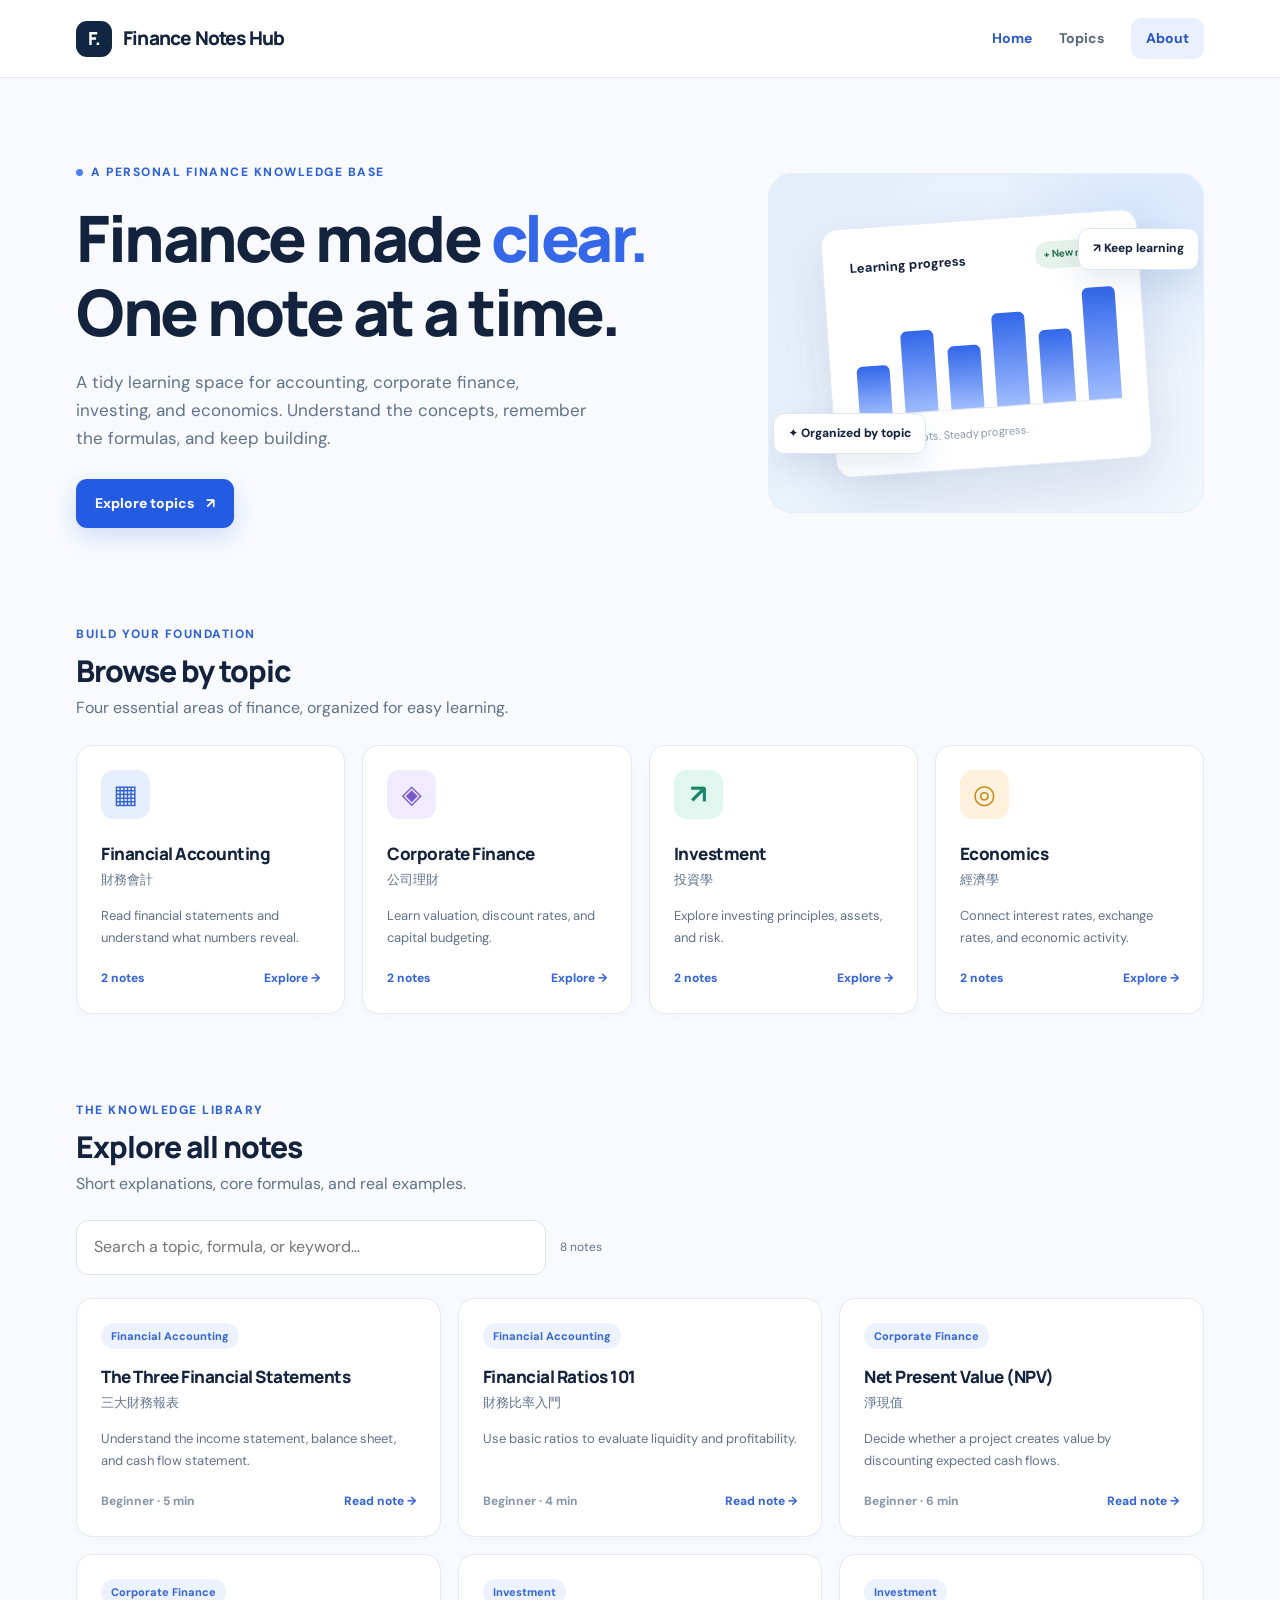
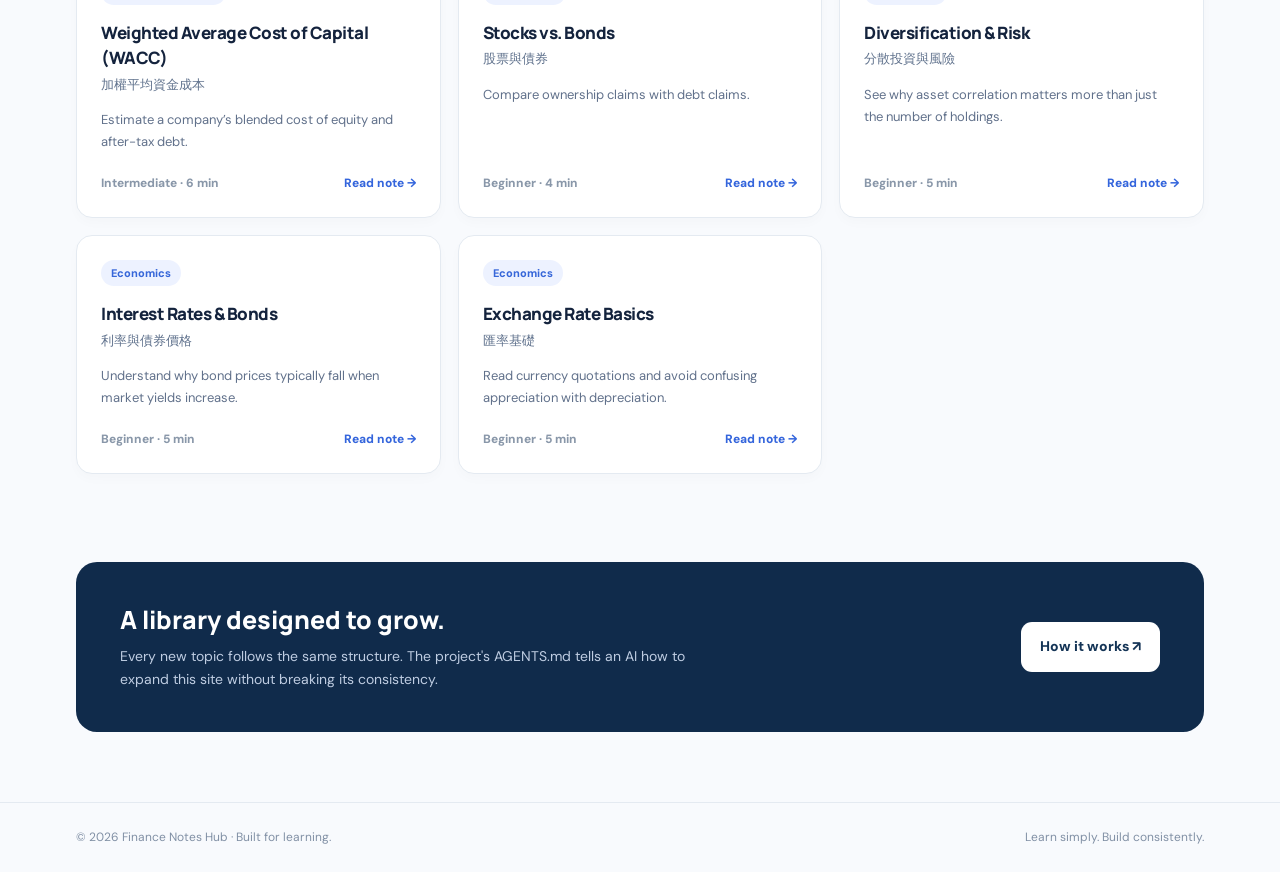
<file: index.html>
<!DOCTYPE html>
<html lang="en"><head><meta charset="utf-8"><meta name="viewport" content="width=device-width,initial-scale=1"><meta name="description" content="Finance Notes Hub: a simple, expandable knowledge base for accounting, finance, investing, and economics."><title>Finance Notes Hub</title><link rel="stylesheet" href="./assets/css/style.css"></head>
<body data-page="home" data-root="." ><a class="skip" href="#main">Skip to content</a><header class="site-header"><div class="container header-inner"><a class="brand" data-home href="index.html" aria-label="Finance Notes Hub homepage"><span class="brand-mark">F.</span><span>Finance Notes Hub</span></a><nav class="nav-links" id="site-nav" aria-label="Main navigation"></nav></div></header><main id="main"><div class="container"><section class="hero"><div><div class="eyebrow"><span class="dot"></span> A PERSONAL FINANCE KNOWLEDGE BASE</div><h1>Finance made <span>clear.</span><br>One note at a time.</h1><p>A tidy learning space for accounting, corporate finance, investing, and economics. Understand the concepts, remember the formulas, and keep building.</p><a class="primary-link" href="#topics">Explore topics <span aria-hidden="true">↗</span></a></div><div class="hero-art" aria-hidden="true"><div class="art-card"><div class="art-top"><strong style="font-size:13px">Learning progress</strong><span class="art-pill">+ New notes</span></div><div class="chart"><span></span><span></span><span></span><span></span><span></span><span></span></div><div class="art-caption">Small concepts. Steady progress.</div></div><div class="floating float-a">✦ Organized by topic</div><div class="floating float-b">↗ Keep learning</div></div></section><section class="section" id="topics"><div class="section-heading"><div><div class="eyebrow">BUILD YOUR FOUNDATION</div><h2>Browse by topic</h2><p>Four essential areas of finance, organized for easy learning.</p></div></div><div class="grid" id="category-grid"></div></section><section class="section" id="notes"><div class="section-heading"><div><div class="eyebrow">THE KNOWLEDGE LIBRARY</div><h2>Explore all notes</h2><p>Short explanations, core formulas, and real examples.</p></div></div><div class="search-row"><input class="search" type="search" id="note-search" aria-label="Search notes" placeholder="Search a topic, formula, or keyword…"><span class="counter" id="note-count" aria-live="polite"></span></div><div class="note-grid" id="notes-grid"></div></section><section class="newsletter"><div><h2>A library designed to grow.</h2><p>Every new topic follows the same structure. The project's AGENTS.md tells an AI how to expand this site without breaking its consistency.</p></div><a class="primary-link" href="about.html">How it works ↗</a></section></div></main><footer class="site-footer"><div class="container footer-inner"><span>© <span data-year>2026</span> Finance Notes Hub · Built for learning.</span><span>Learn simply. Build consistently.</span></div></footer><script src="./assets/js/data.js"></script><script src="./assets/js/app.js"></script></body></html>
</file>
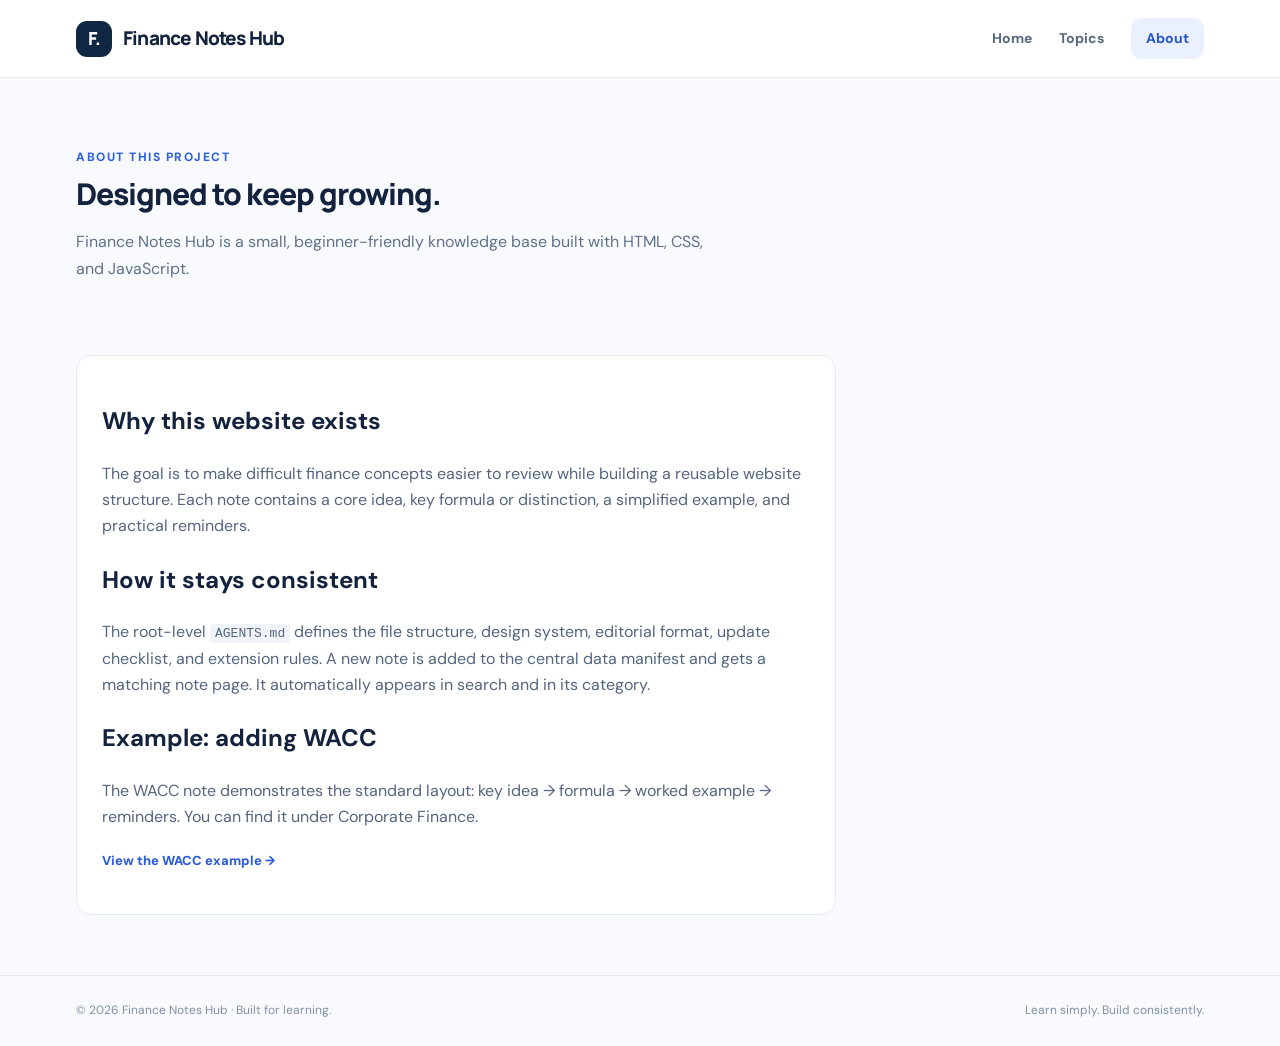
<file: about.html>
<!DOCTYPE html>
<html lang="en"><head><meta charset="utf-8"><meta name="viewport" content="width=device-width,initial-scale=1"><meta name="description" content="Finance Notes Hub: a simple, expandable knowledge base for accounting, finance, investing, and economics."><title>Finance Notes Hub</title><link rel="stylesheet" href="./assets/css/style.css"></head>
<body data-page="about" data-root="." ><a class="skip" href="#main">Skip to content</a><header class="site-header"><div class="container header-inner"><a class="brand" data-home href="index.html" aria-label="Finance Notes Hub homepage"><span class="brand-mark">F.</span><span>Finance Notes Hub</span></a><nav class="nav-links" id="site-nav" aria-label="Main navigation"></nav></div></header><main id="main"><div class="container"><div class="page-head"><div class="eyebrow">ABOUT THIS PROJECT</div><h1 class="page-title">Designed to keep growing.</h1><p>Finance Notes Hub is a small, beginner-friendly knowledge base built with HTML, CSS, and JavaScript.</p></div><div class="about-block"><h2>Why this website exists</h2><p>The goal is to make difficult finance concepts easier to review while building a reusable website structure. Each note contains a core idea, key formula or distinction, a simplified example, and practical reminders.</p><h2>How it stays consistent</h2><p>The root-level <code>AGENTS.md</code> defines the file structure, design system, editorial format, update checklist, and extension rules. A new note is added to the central data manifest and gets a matching note page. It automatically appears in search and in its category.</p><h2>Example: adding WACC</h2><p>The WACC note demonstrates the standard layout: key idea → formula → worked example → reminders. You can find it under Corporate Finance.</p><p><a class="small-link" href="notes/wacc.html">View the WACC example →</a></p></div></div></main><footer class="site-footer"><div class="container footer-inner"><span>© <span data-year>2026</span> Finance Notes Hub · Built for learning.</span><span>Learn simply. Build consistently.</span></div></footer><script src="./assets/js/data.js"></script><script src="./assets/js/app.js"></script></body></html>
</file>
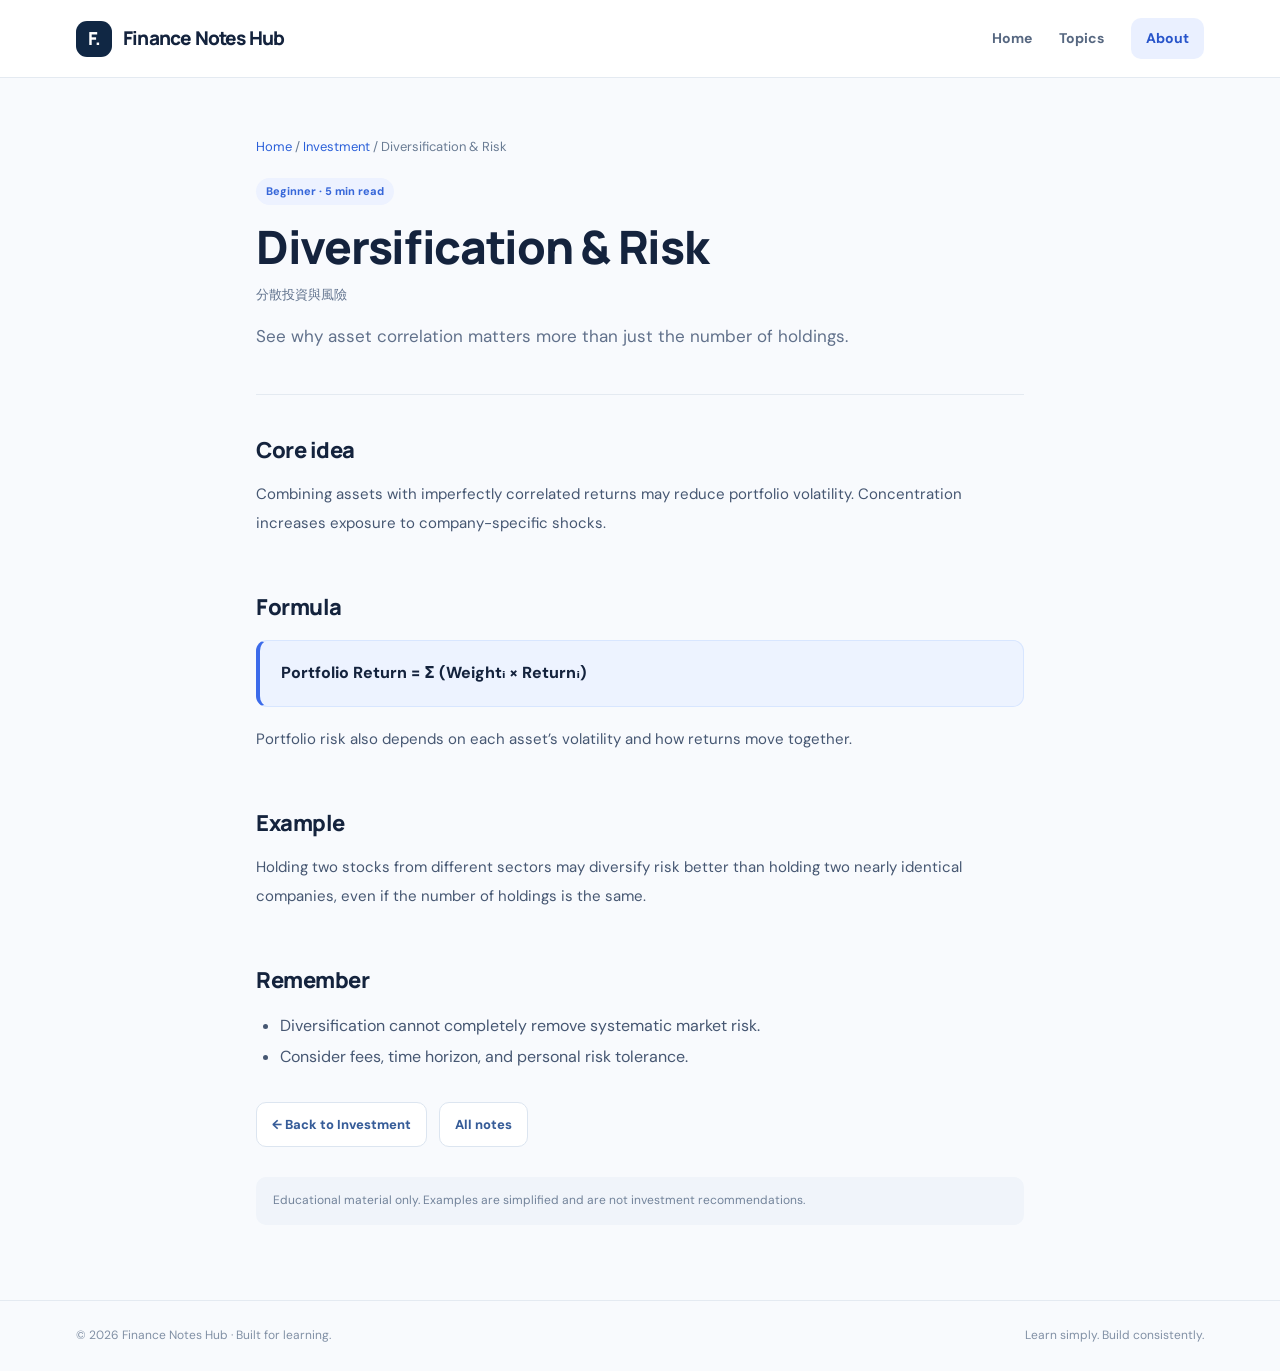
<file: notes/diversification.html>
<!DOCTYPE html>
<html lang="en"><head><meta charset="utf-8"><meta name="viewport" content="width=device-width,initial-scale=1"><meta name="description" content="Finance Notes Hub: a simple, expandable knowledge base for accounting, finance, investing, and economics."><title>Finance Notes Hub</title><link rel="stylesheet" href="../assets/css/style.css"></head>
<body data-page="note" data-root=".." data-note="diversification"><a class="skip" href="#main">Skip to content</a><header class="site-header"><div class="container header-inner"><a class="brand" data-home href="index.html" aria-label="Finance Notes Hub homepage"><span class="brand-mark">F.</span><span>Finance Notes Hub</span></a><nav class="nav-links" id="site-nav" aria-label="Main navigation"></nav></div></header><main id="main"><article class="container article-wrap" id="article-content"></article></main><footer class="site-footer"><div class="container footer-inner"><span>© <span data-year>2026</span> Finance Notes Hub · Built for learning.</span><span>Learn simply. Build consistently.</span></div></footer><script src="../assets/js/data.js"></script><script src="../assets/js/app.js"></script></body></html>
</file>
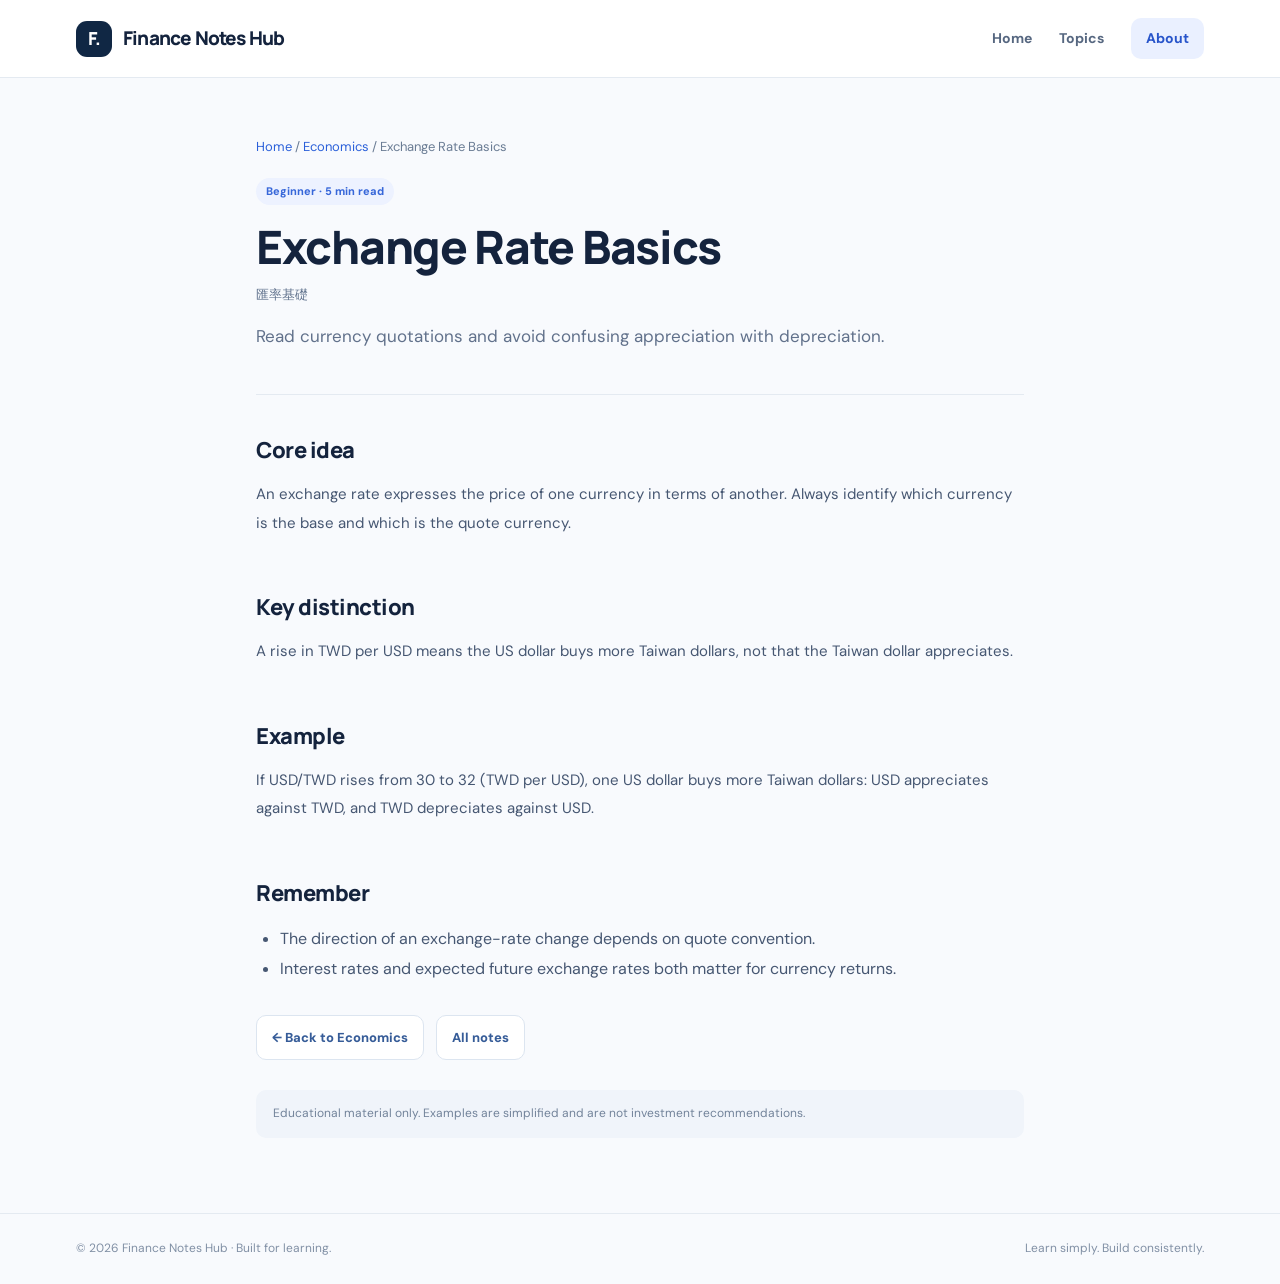
<file: notes/exchange-rates.html>
<!DOCTYPE html>
<html lang="en"><head><meta charset="utf-8"><meta name="viewport" content="width=device-width,initial-scale=1"><meta name="description" content="Finance Notes Hub: a simple, expandable knowledge base for accounting, finance, investing, and economics."><title>Finance Notes Hub</title><link rel="stylesheet" href="../assets/css/style.css"></head>
<body data-page="note" data-root=".." data-note="exchange-rates"><a class="skip" href="#main">Skip to content</a><header class="site-header"><div class="container header-inner"><a class="brand" data-home href="index.html" aria-label="Finance Notes Hub homepage"><span class="brand-mark">F.</span><span>Finance Notes Hub</span></a><nav class="nav-links" id="site-nav" aria-label="Main navigation"></nav></div></header><main id="main"><article class="container article-wrap" id="article-content"></article></main><footer class="site-footer"><div class="container footer-inner"><span>© <span data-year>2026</span> Finance Notes Hub · Built for learning.</span><span>Learn simply. Build consistently.</span></div></footer><script src="../assets/js/data.js"></script><script src="../assets/js/app.js"></script></body></html>
</file>
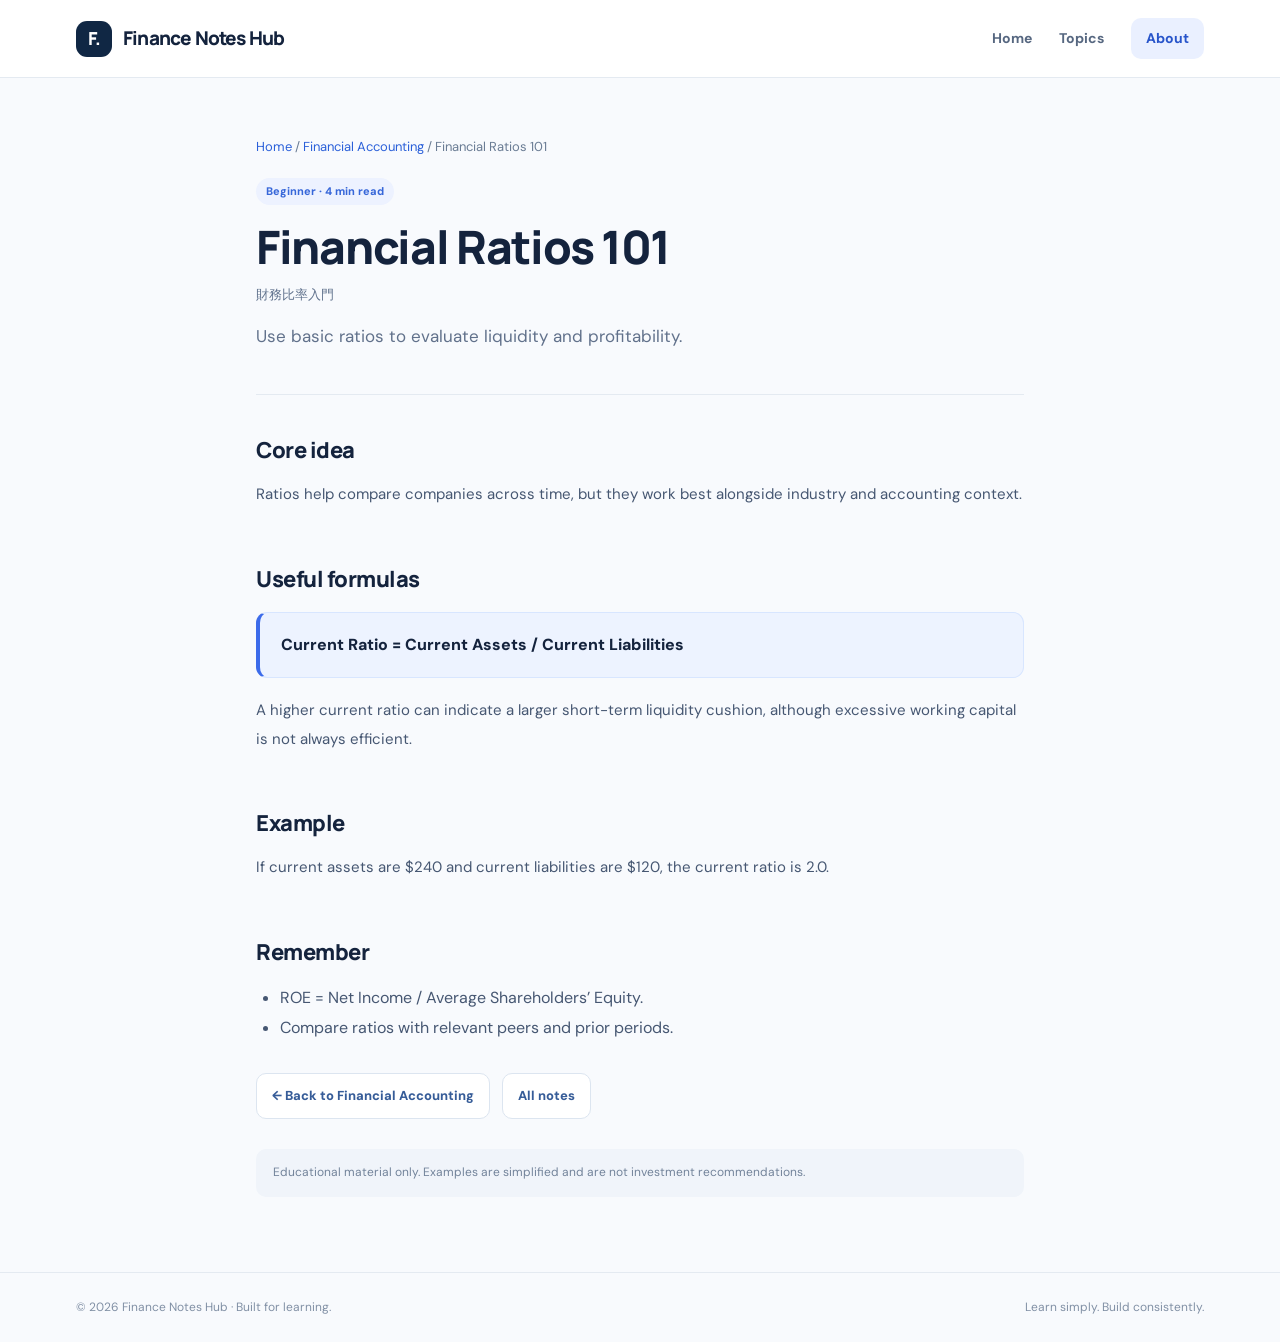
<file: notes/financial-ratios.html>
<!DOCTYPE html>
<html lang="en"><head><meta charset="utf-8"><meta name="viewport" content="width=device-width,initial-scale=1"><meta name="description" content="Finance Notes Hub: a simple, expandable knowledge base for accounting, finance, investing, and economics."><title>Finance Notes Hub</title><link rel="stylesheet" href="../assets/css/style.css"></head>
<body data-page="note" data-root=".." data-note="financial-ratios"><a class="skip" href="#main">Skip to content</a><header class="site-header"><div class="container header-inner"><a class="brand" data-home href="index.html" aria-label="Finance Notes Hub homepage"><span class="brand-mark">F.</span><span>Finance Notes Hub</span></a><nav class="nav-links" id="site-nav" aria-label="Main navigation"></nav></div></header><main id="main"><article class="container article-wrap" id="article-content"></article></main><footer class="site-footer"><div class="container footer-inner"><span>© <span data-year>2026</span> Finance Notes Hub · Built for learning.</span><span>Learn simply. Build consistently.</span></div></footer><script src="../assets/js/data.js"></script><script src="../assets/js/app.js"></script></body></html>
</file>
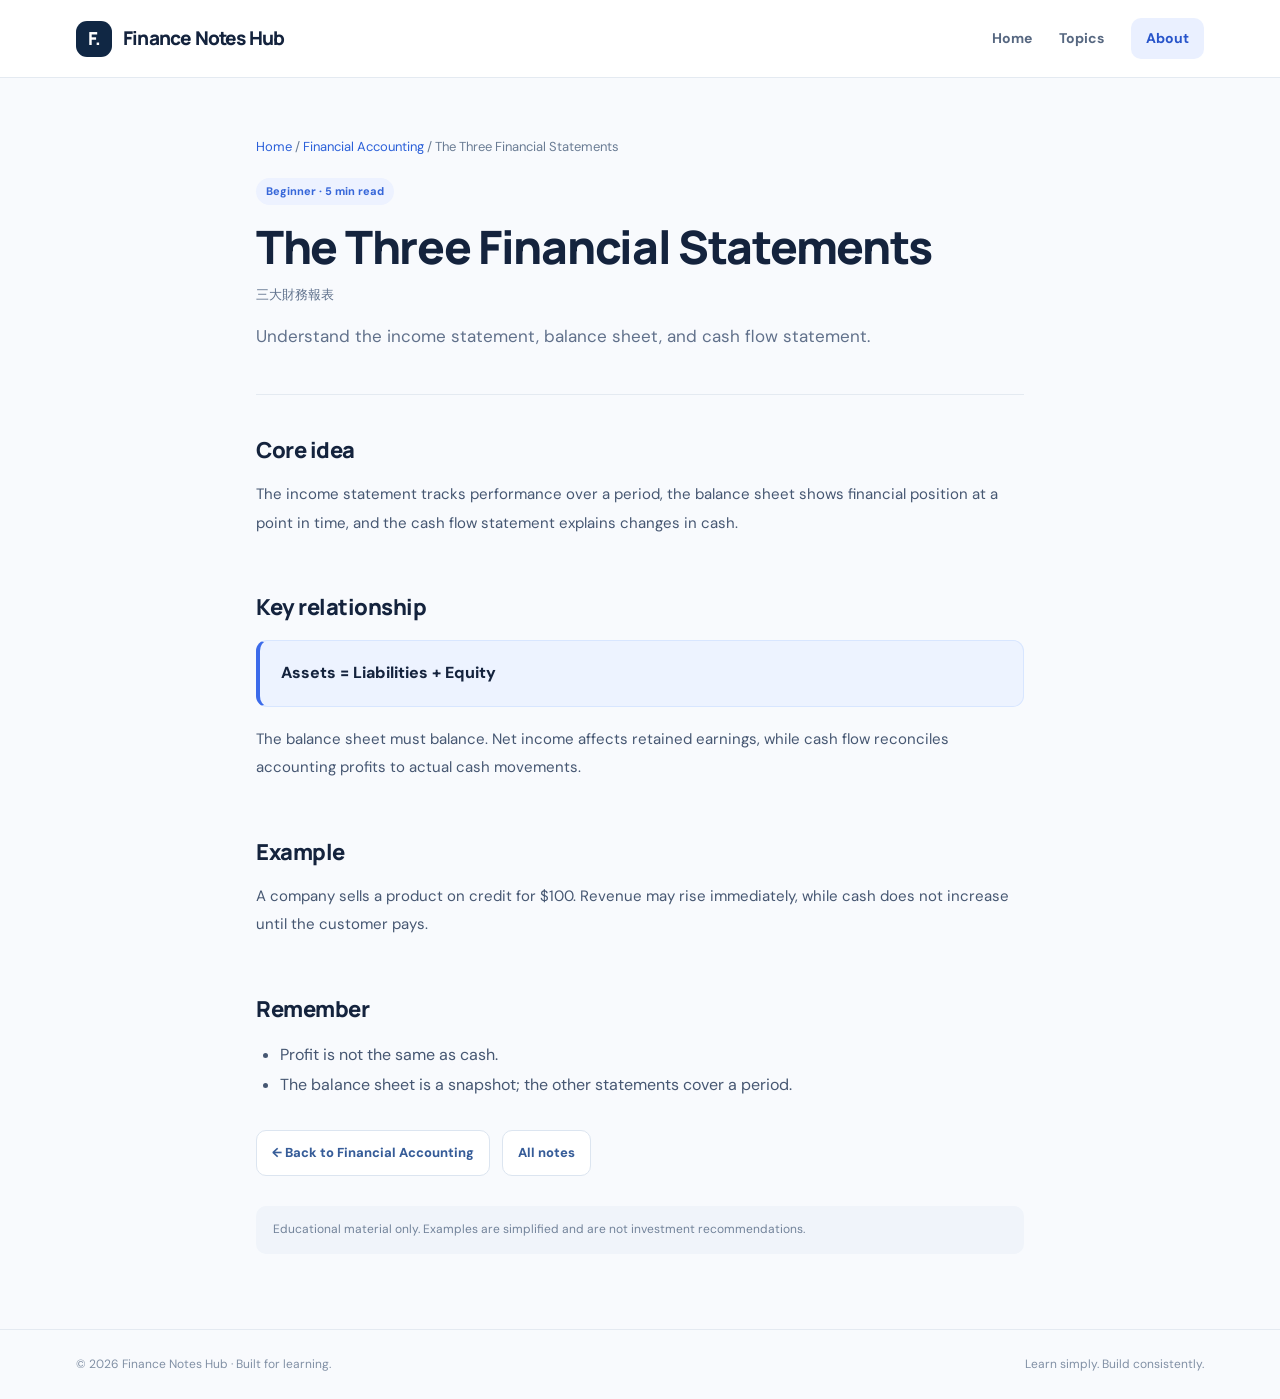
<file: notes/financial-statements.html>
<!DOCTYPE html>
<html lang="en"><head><meta charset="utf-8"><meta name="viewport" content="width=device-width,initial-scale=1"><meta name="description" content="Finance Notes Hub: a simple, expandable knowledge base for accounting, finance, investing, and economics."><title>Finance Notes Hub</title><link rel="stylesheet" href="../assets/css/style.css"></head>
<body data-page="note" data-root=".." data-note="financial-statements"><a class="skip" href="#main">Skip to content</a><header class="site-header"><div class="container header-inner"><a class="brand" data-home href="index.html" aria-label="Finance Notes Hub homepage"><span class="brand-mark">F.</span><span>Finance Notes Hub</span></a><nav class="nav-links" id="site-nav" aria-label="Main navigation"></nav></div></header><main id="main"><article class="container article-wrap" id="article-content"></article></main><footer class="site-footer"><div class="container footer-inner"><span>© <span data-year>2026</span> Finance Notes Hub · Built for learning.</span><span>Learn simply. Build consistently.</span></div></footer><script src="../assets/js/data.js"></script><script src="../assets/js/app.js"></script></body></html>
</file>
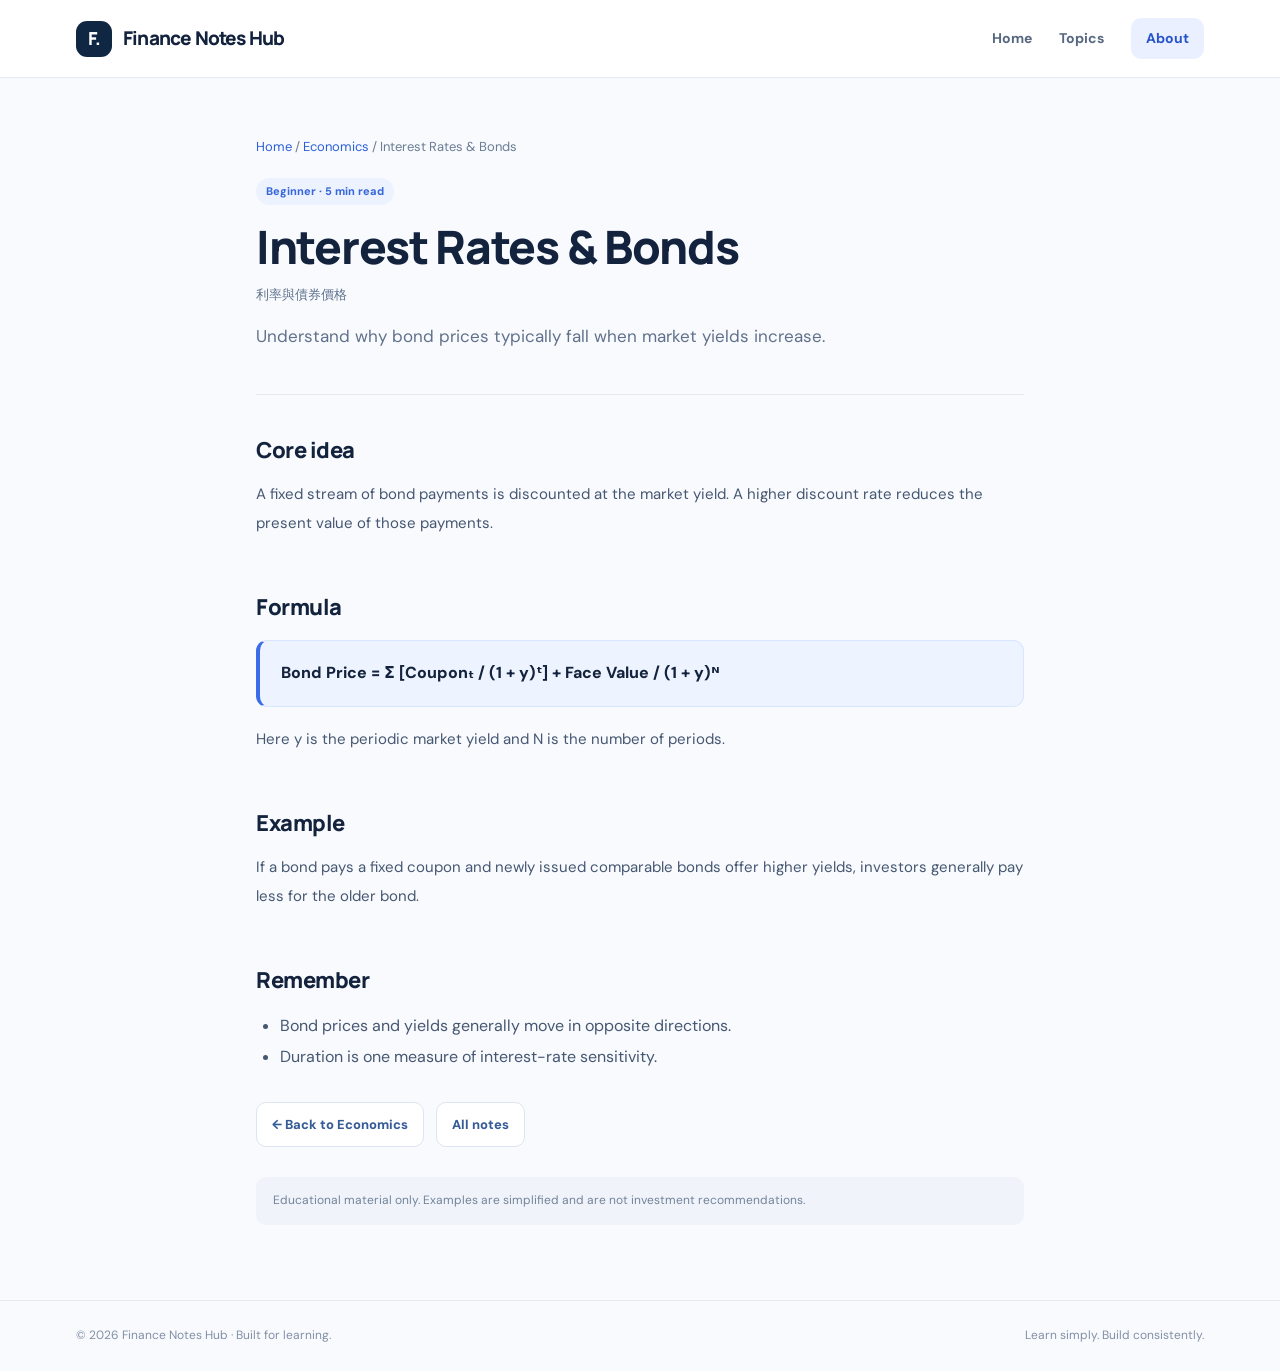
<file: notes/interest-rates.html>
<!DOCTYPE html>
<html lang="en"><head><meta charset="utf-8"><meta name="viewport" content="width=device-width,initial-scale=1"><meta name="description" content="Finance Notes Hub: a simple, expandable knowledge base for accounting, finance, investing, and economics."><title>Finance Notes Hub</title><link rel="stylesheet" href="../assets/css/style.css"></head>
<body data-page="note" data-root=".." data-note="interest-rates"><a class="skip" href="#main">Skip to content</a><header class="site-header"><div class="container header-inner"><a class="brand" data-home href="index.html" aria-label="Finance Notes Hub homepage"><span class="brand-mark">F.</span><span>Finance Notes Hub</span></a><nav class="nav-links" id="site-nav" aria-label="Main navigation"></nav></div></header><main id="main"><article class="container article-wrap" id="article-content"></article></main><footer class="site-footer"><div class="container footer-inner"><span>© <span data-year>2026</span> Finance Notes Hub · Built for learning.</span><span>Learn simply. Build consistently.</span></div></footer><script src="../assets/js/data.js"></script><script src="../assets/js/app.js"></script></body></html>
</file>
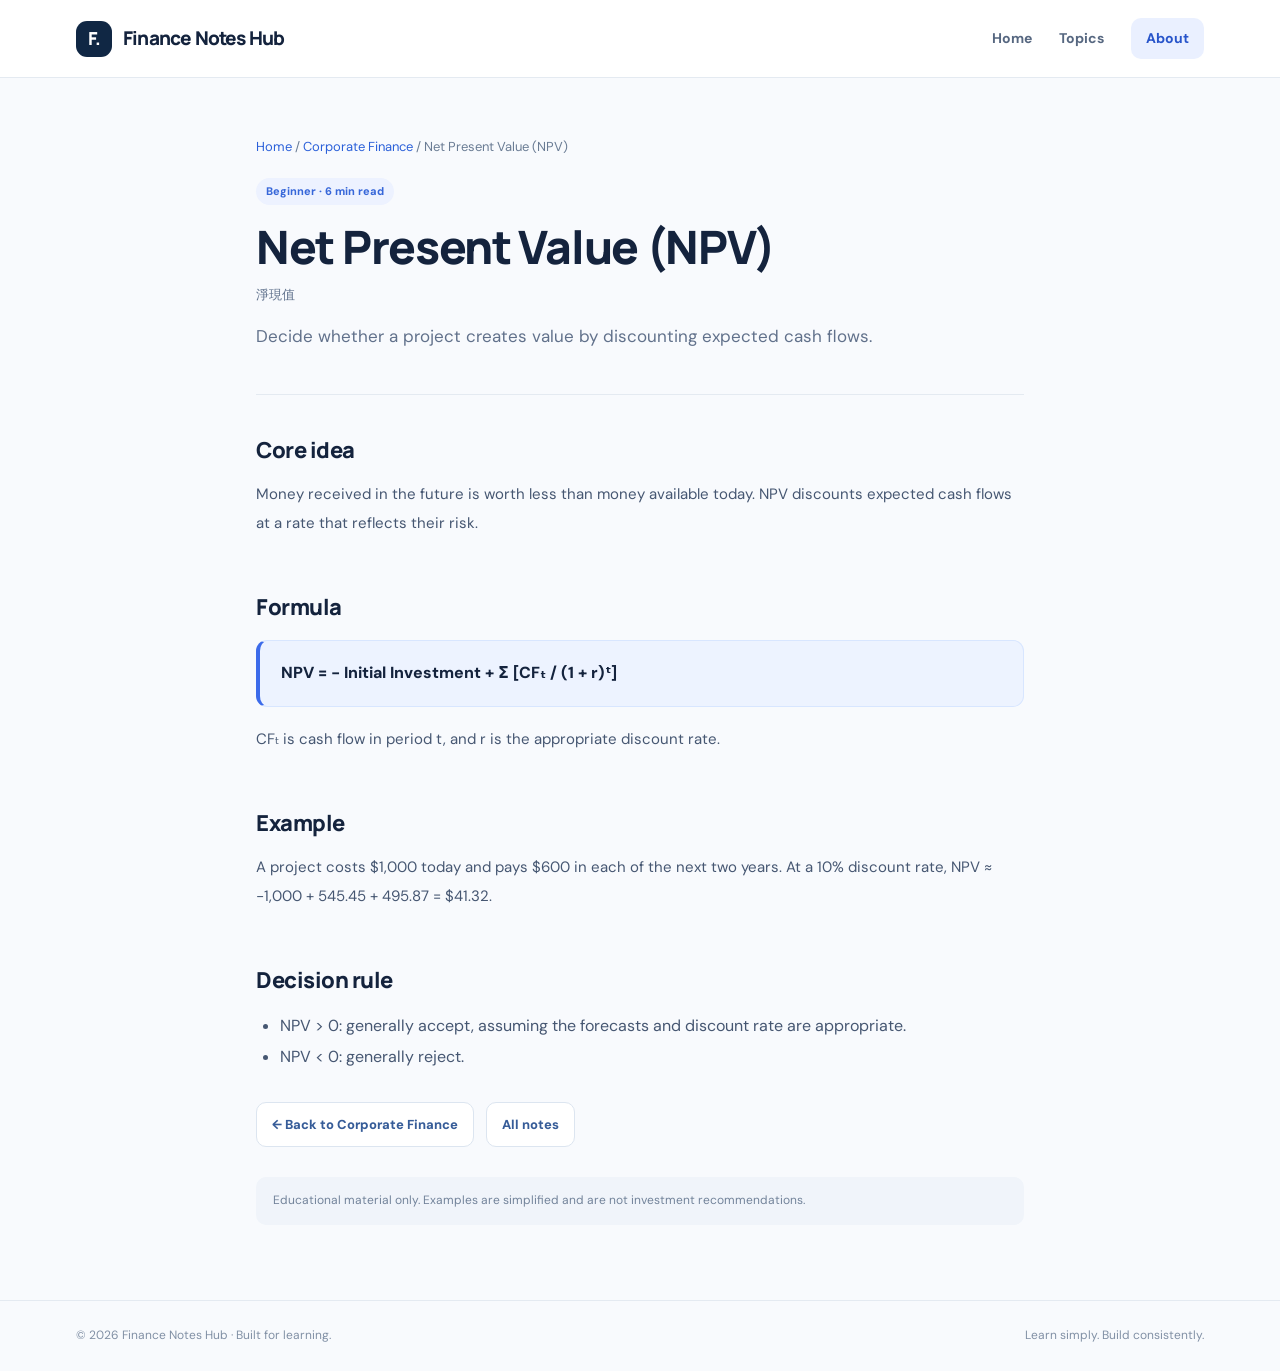
<file: notes/npv.html>
<!DOCTYPE html>
<html lang="en"><head><meta charset="utf-8"><meta name="viewport" content="width=device-width,initial-scale=1"><meta name="description" content="Finance Notes Hub: a simple, expandable knowledge base for accounting, finance, investing, and economics."><title>Finance Notes Hub</title><link rel="stylesheet" href="../assets/css/style.css"></head>
<body data-page="note" data-root=".." data-note="npv"><a class="skip" href="#main">Skip to content</a><header class="site-header"><div class="container header-inner"><a class="brand" data-home href="index.html" aria-label="Finance Notes Hub homepage"><span class="brand-mark">F.</span><span>Finance Notes Hub</span></a><nav class="nav-links" id="site-nav" aria-label="Main navigation"></nav></div></header><main id="main"><article class="container article-wrap" id="article-content"></article></main><footer class="site-footer"><div class="container footer-inner"><span>© <span data-year>2026</span> Finance Notes Hub · Built for learning.</span><span>Learn simply. Build consistently.</span></div></footer><script src="../assets/js/data.js"></script><script src="../assets/js/app.js"></script></body></html>
</file>
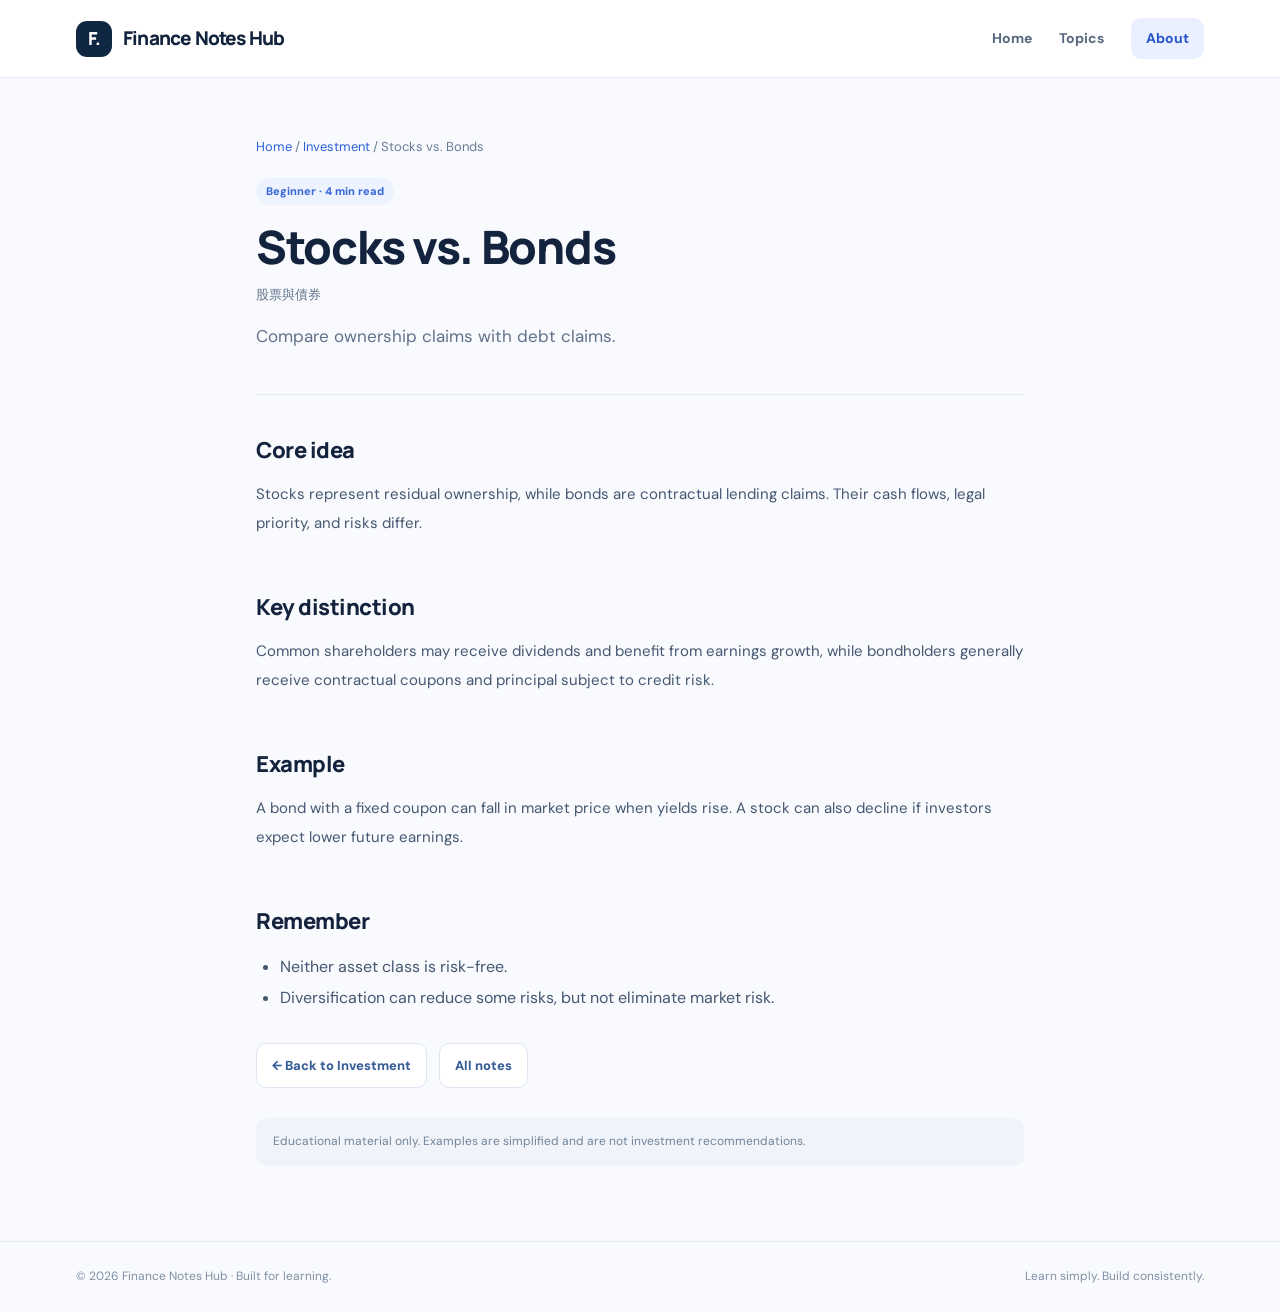
<file: notes/stocks-bonds.html>
<!DOCTYPE html>
<html lang="en"><head><meta charset="utf-8"><meta name="viewport" content="width=device-width,initial-scale=1"><meta name="description" content="Finance Notes Hub: a simple, expandable knowledge base for accounting, finance, investing, and economics."><title>Finance Notes Hub</title><link rel="stylesheet" href="../assets/css/style.css"></head>
<body data-page="note" data-root=".." data-note="stocks-bonds"><a class="skip" href="#main">Skip to content</a><header class="site-header"><div class="container header-inner"><a class="brand" data-home href="index.html" aria-label="Finance Notes Hub homepage"><span class="brand-mark">F.</span><span>Finance Notes Hub</span></a><nav class="nav-links" id="site-nav" aria-label="Main navigation"></nav></div></header><main id="main"><article class="container article-wrap" id="article-content"></article></main><footer class="site-footer"><div class="container footer-inner"><span>© <span data-year>2026</span> Finance Notes Hub · Built for learning.</span><span>Learn simply. Build consistently.</span></div></footer><script src="../assets/js/data.js"></script><script src="../assets/js/app.js"></script></body></html>
</file>
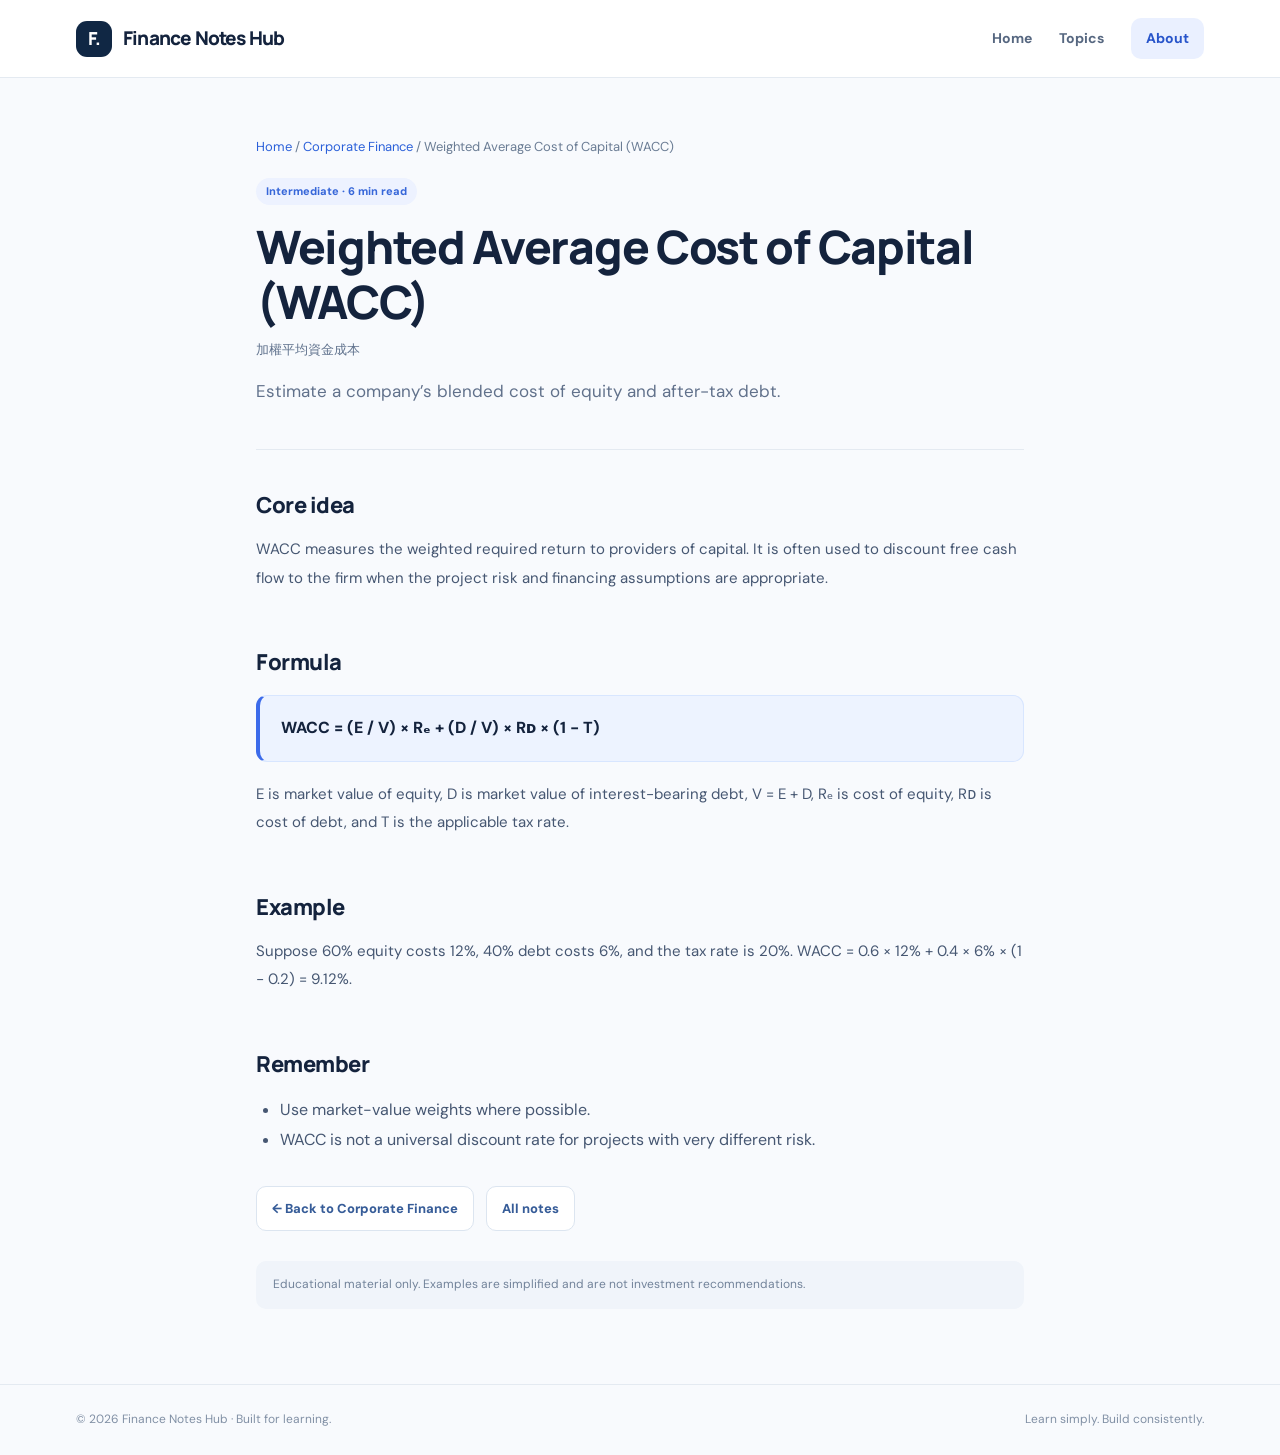
<file: notes/wacc.html>
<!DOCTYPE html>
<html lang="en"><head><meta charset="utf-8"><meta name="viewport" content="width=device-width,initial-scale=1"><meta name="description" content="Finance Notes Hub: a simple, expandable knowledge base for accounting, finance, investing, and economics."><title>Finance Notes Hub</title><link rel="stylesheet" href="../assets/css/style.css"></head>
<body data-page="note" data-root=".." data-note="wacc"><a class="skip" href="#main">Skip to content</a><header class="site-header"><div class="container header-inner"><a class="brand" data-home href="index.html" aria-label="Finance Notes Hub homepage"><span class="brand-mark">F.</span><span>Finance Notes Hub</span></a><nav class="nav-links" id="site-nav" aria-label="Main navigation"></nav></div></header><main id="main"><article class="container article-wrap" id="article-content"></article></main><footer class="site-footer"><div class="container footer-inner"><span>© <span data-year>2026</span> Finance Notes Hub · Built for learning.</span><span>Learn simply. Build consistently.</span></div></footer><script src="../assets/js/data.js"></script><script src="../assets/js/app.js"></script></body></html>
</file>
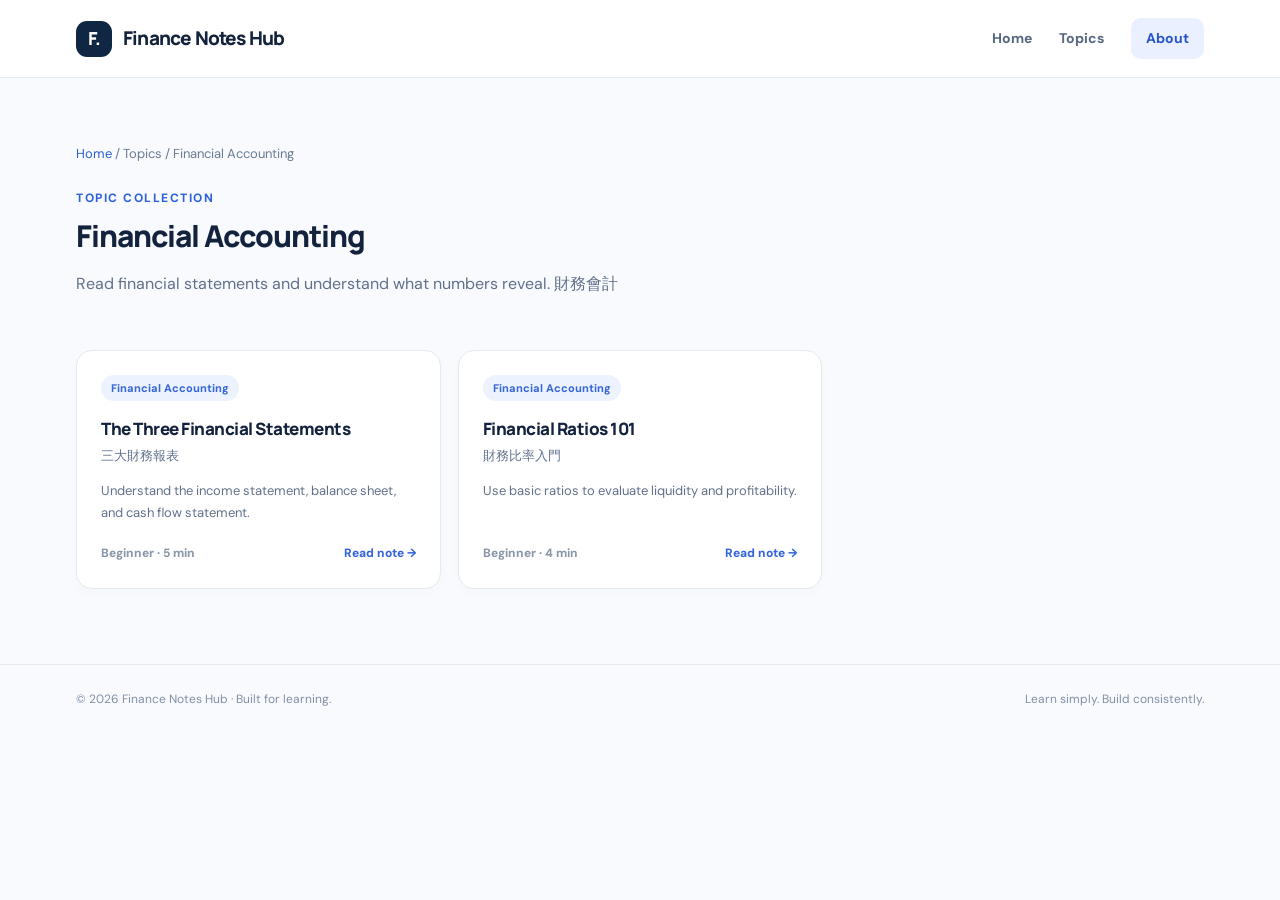
<file: topics/accounting.html>
<!DOCTYPE html>
<html lang="en"><head><meta charset="utf-8"><meta name="viewport" content="width=device-width,initial-scale=1"><meta name="description" content="Finance Notes Hub: a simple, expandable knowledge base for accounting, finance, investing, and economics."><title>Finance Notes Hub</title><link rel="stylesheet" href="../assets/css/style.css"></head>
<body data-page="category" data-root=".." data-category="accounting"><a class="skip" href="#main">Skip to content</a><header class="site-header"><div class="container header-inner"><a class="brand" data-home href="index.html" aria-label="Finance Notes Hub homepage"><span class="brand-mark">F.</span><span>Finance Notes Hub</span></a><nav class="nav-links" id="site-nav" aria-label="Main navigation"></nav></div></header><main id="main"><div class="container" id="category-content" style="padding-bottom:75px"></div></main><footer class="site-footer"><div class="container footer-inner"><span>© <span data-year>2026</span> Finance Notes Hub · Built for learning.</span><span>Learn simply. Build consistently.</span></div></footer><script src="../assets/js/data.js"></script><script src="../assets/js/app.js"></script></body></html>
</file>
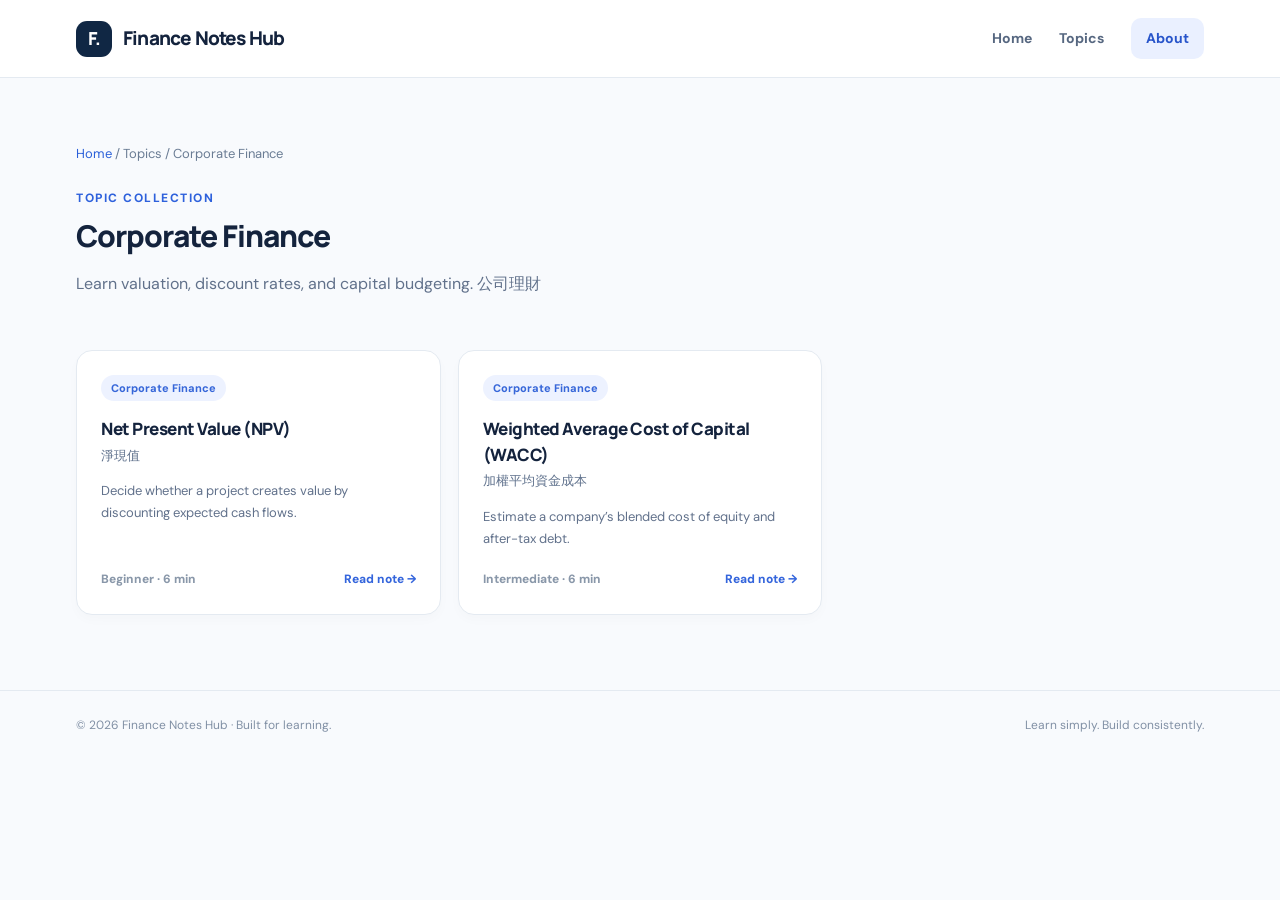
<file: topics/corporate-finance.html>
<!DOCTYPE html>
<html lang="en"><head><meta charset="utf-8"><meta name="viewport" content="width=device-width,initial-scale=1"><meta name="description" content="Finance Notes Hub: a simple, expandable knowledge base for accounting, finance, investing, and economics."><title>Finance Notes Hub</title><link rel="stylesheet" href="../assets/css/style.css"></head>
<body data-page="category" data-root=".." data-category="corporate-finance"><a class="skip" href="#main">Skip to content</a><header class="site-header"><div class="container header-inner"><a class="brand" data-home href="index.html" aria-label="Finance Notes Hub homepage"><span class="brand-mark">F.</span><span>Finance Notes Hub</span></a><nav class="nav-links" id="site-nav" aria-label="Main navigation"></nav></div></header><main id="main"><div class="container" id="category-content" style="padding-bottom:75px"></div></main><footer class="site-footer"><div class="container footer-inner"><span>© <span data-year>2026</span> Finance Notes Hub · Built for learning.</span><span>Learn simply. Build consistently.</span></div></footer><script src="../assets/js/data.js"></script><script src="../assets/js/app.js"></script></body></html>
</file>
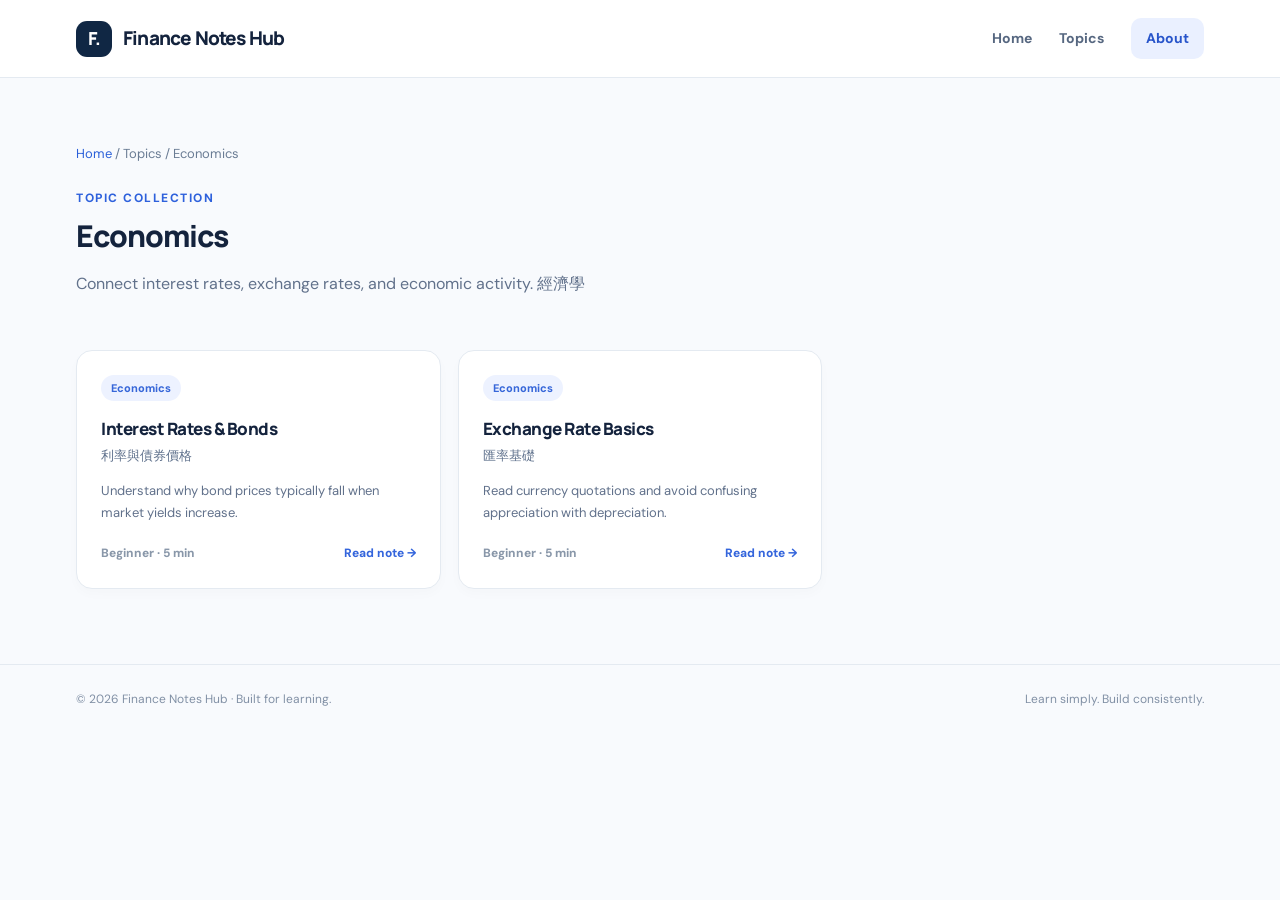
<file: topics/economics.html>
<!DOCTYPE html>
<html lang="en"><head><meta charset="utf-8"><meta name="viewport" content="width=device-width,initial-scale=1"><meta name="description" content="Finance Notes Hub: a simple, expandable knowledge base for accounting, finance, investing, and economics."><title>Finance Notes Hub</title><link rel="stylesheet" href="../assets/css/style.css"></head>
<body data-page="category" data-root=".." data-category="economics"><a class="skip" href="#main">Skip to content</a><header class="site-header"><div class="container header-inner"><a class="brand" data-home href="index.html" aria-label="Finance Notes Hub homepage"><span class="brand-mark">F.</span><span>Finance Notes Hub</span></a><nav class="nav-links" id="site-nav" aria-label="Main navigation"></nav></div></header><main id="main"><div class="container" id="category-content" style="padding-bottom:75px"></div></main><footer class="site-footer"><div class="container footer-inner"><span>© <span data-year>2026</span> Finance Notes Hub · Built for learning.</span><span>Learn simply. Build consistently.</span></div></footer><script src="../assets/js/data.js"></script><script src="../assets/js/app.js"></script></body></html>
</file>
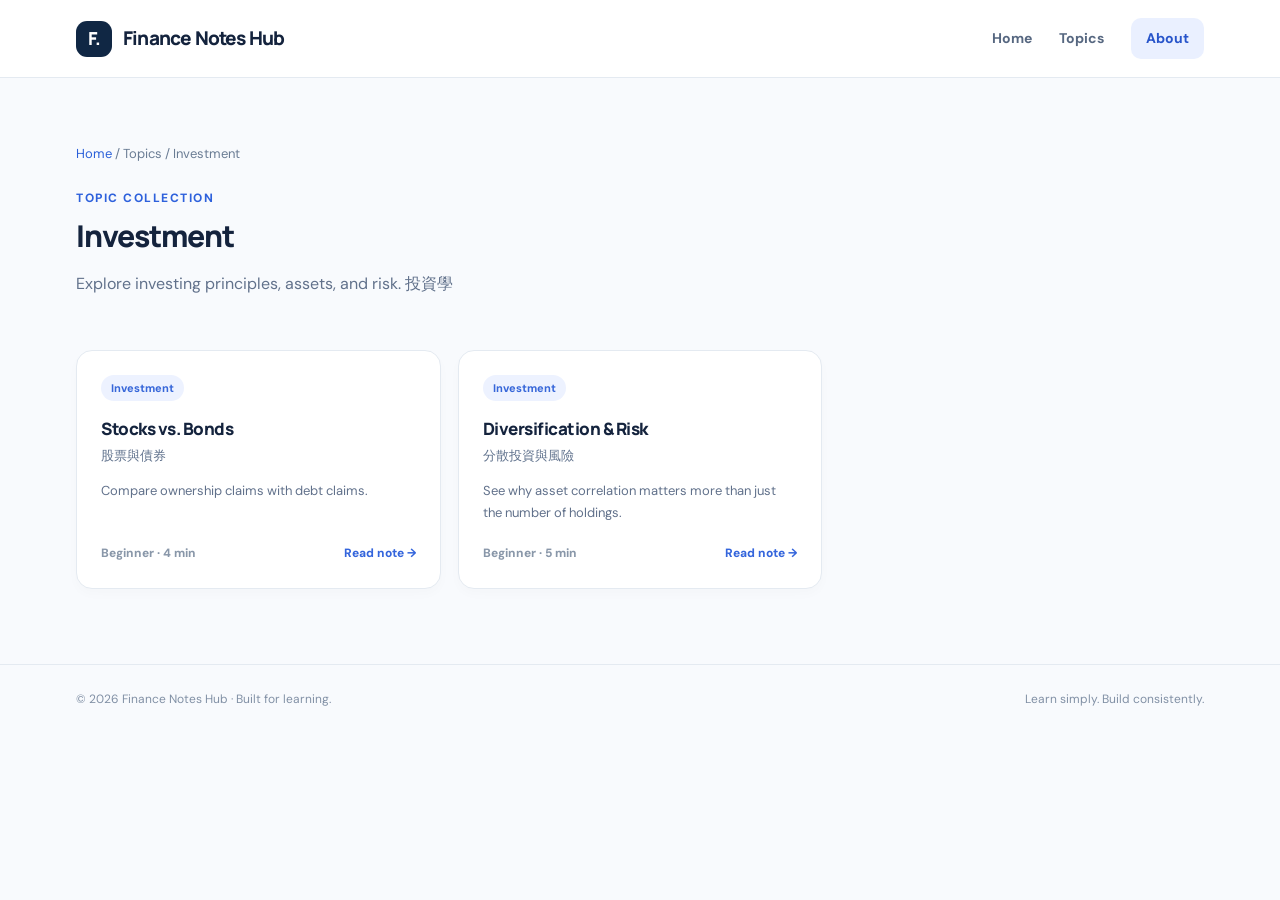
<file: topics/investment.html>
<!DOCTYPE html>
<html lang="en"><head><meta charset="utf-8"><meta name="viewport" content="width=device-width,initial-scale=1"><meta name="description" content="Finance Notes Hub: a simple, expandable knowledge base for accounting, finance, investing, and economics."><title>Finance Notes Hub</title><link rel="stylesheet" href="../assets/css/style.css"></head>
<body data-page="category" data-root=".." data-category="investment"><a class="skip" href="#main">Skip to content</a><header class="site-header"><div class="container header-inner"><a class="brand" data-home href="index.html" aria-label="Finance Notes Hub homepage"><span class="brand-mark">F.</span><span>Finance Notes Hub</span></a><nav class="nav-links" id="site-nav" aria-label="Main navigation"></nav></div></header><main id="main"><div class="container" id="category-content" style="padding-bottom:75px"></div></main><footer class="site-footer"><div class="container footer-inner"><span>© <span data-year>2026</span> Finance Notes Hub · Built for learning.</span><span>Learn simply. Build consistently.</span></div></footer><script src="../assets/js/data.js"></script><script src="../assets/js/app.js"></script></body></html>
</file>
<file: assets/css/style.css>
@import url('https://fonts.googleapis.com/css2?family=DM+Sans:wght@400;500;600;700;800&family=Manrope:wght@400;500;600;700;800&display=swap');
:root{color-scheme:light;--ink:#14233d;--muted:#61718b;--navy:#102744;--line:#e4eaf1;--light:#f5f8fb;--white:#fff;--accent:#2f64e8;--shadow:0 18px 52px rgba(21,49,80,.07)}*{box-sizing:border-box}html{scroll-behavior:smooth}body{margin:0;background:#f8fafd;color:var(--ink);font-family:'DM Sans',system-ui,-apple-system,sans-serif;line-height:1.65}a{color:inherit;text-decoration:none}button,input{font:inherit}button{cursor:pointer}.container{max-width:1180px;margin:0 auto;padding:0 26px}.site-header{height:78px;background:rgba(255,255,255,.96);border-bottom:1px solid var(--line);position:sticky;top:0;z-index:10;backdrop-filter:blur(10px)}.header-inner{height:100%;display:flex;align-items:center;justify-content:space-between;gap:22px}.brand{display:flex;align-items:center;gap:11px;font-family:Manrope,sans-serif;font-size:19px;font-weight:800;letter-spacing:-.8px;white-space:nowrap}.brand-mark{height:36px;width:36px;background:var(--navy);color:#fff;border-radius:11px;display:grid;place-items:center;font-weight:800;font-size:18px}.nav-links{display:flex;gap:27px;align-items:center;color:#566780;font-size:14px;font-weight:700}.nav-links a:hover,.nav-links a.active{color:#2858cd}.nav-cta{background:#eaf0ff;border-radius:10px;padding:9px 15px;color:#2754ca!important}.hero{padding:80px 0 70px;display:grid;grid-template-columns:1.2fr .8fr;align-items:center;gap:38px}.eyebrow{display:inline-flex;align-items:center;gap:8px;color:#2e61dc;font-size:12px;font-weight:800;letter-spacing:1.5px;text-transform:uppercase}.eyebrow .dot{height:7px;width:7px;border-radius:50%;background:#4c81f3}.hero h1{font:800 clamp(39px,5vw,64px)/1.15 Manrope,sans-serif;letter-spacing:-2.5px;margin:17px 0 19px;max-width:700px}.hero h1 span{color:#3468e8}.hero p{font-size:17px;color:var(--muted);max-width:520px;margin:0 0 27px}.primary-link{display:inline-flex;align-items:center;gap:12px;padding:13px 19px;background:#235ce3;color:#fff;border-radius:11px;font-size:14px;font-weight:800;box-shadow:0 8px 24px #2d62e633}.primary-link:hover{background:#194abd}.hero-art{border-radius:24px;background:radial-gradient(circle at 85% 15%,#d6e6fd 0,transparent 32%),linear-gradient(135deg,#e3eefa,#f2f6fd);min-height:340px;display:flex;align-items:center;justify-content:center;position:relative;overflow:hidden;border:1px solid #e5eefb}.art-card{background:#fff;border:1px solid #e3eafb;border-radius:17px;padding:26px;width:73%;box-shadow:0 24px 55px #31517b21;transform:rotate(-4deg)}.art-top{display:flex;justify-content:space-between;align-items:center}.art-pill{font-size:10px;font-weight:800;background:#e6f2ec;color:#287350;padding:5px 9px;border-radius:99px}.chart{display:flex;align-items:end;gap:13px;height:113px;margin:22px 0 15px;border-bottom:1px solid #e6eaf0}.chart span{flex:1;background:linear-gradient(0deg,#9fbcff,#3267e9);border-radius:6px 6px 0 0}.chart span:nth-child(1){height:43%}.chart span:nth-child(2){height:72%}.chart span:nth-child(3){height:56%}.chart span:nth-child(4){height:83%}.chart span:nth-child(5){height:65%}.chart span:nth-child(6){height:100%}.art-caption{color:#8b9ab0;font-size:11px}.floating{position:absolute;background:#fff;border:1px solid #dce6f3;box-shadow:0 13px 30px #2241671a;padding:10px 14px;border-radius:11px;font-size:12px;font-weight:800}.float-a{left:1%;bottom:17%}.float-b{right:1%;top:16%}.section{padding:22px 0 60px}.section-heading{display:flex;align-items:end;justify-content:space-between;gap:16px;margin-bottom:23px}.section-heading h2,.page-title{font:800 30px/1.3 Manrope,sans-serif;letter-spacing:-1px;margin:5px 0}.section-heading p{color:var(--muted);margin:5px 0 0}.small-link{color:#2b5bdb;font-weight:800;font-size:13px}.grid{display:grid;grid-template-columns:repeat(4,minmax(0,1fr));gap:17px}.topic-card,.note-card{background:#fff;border:1px solid var(--line);border-radius:16px;padding:24px;box-shadow:0 5px 12px #152d4805;transition:transform .18s,border-color .18s,box-shadow .18s}.topic-card:hover,.note-card:hover{transform:translateY(-4px);border-color:#b7c9ee;box-shadow:var(--shadow)}.topic-icon{width:49px;height:49px;display:grid;place-items:center;border-radius:13px;font-size:26px;font-weight:700;margin-bottom:22px}.blue{background:#e7eeff;color:#3462d2}.violet{background:#f0ebff;color:#7958cb}.mint{background:#e0f6ef;color:#168666}.amber{background:#fff1db;color:#c68a1a}.topic-card h3,.note-card h3{margin:0;font:800 17px/1.5 Manrope,sans-serif;letter-spacing:-.5px}.zh{color:#60728d;font-size:13px;margin-top:3px}.topic-card p,.note-card p{font-size:13px;line-height:1.7;color:var(--muted);margin:14px 0 20px}.card-bottom{display:flex;justify-content:space-between;color:#3465dc;font-size:12px;font-weight:800;margin-top:auto}.card-bottom .subtle{color:#8997a9}.topic-card{display:flex;flex-direction:column}.note-grid{display:grid;grid-template-columns:repeat(3,minmax(0,1fr));gap:17px}.note-card{display:flex;flex-direction:column}.tag{display:inline-flex;align-self:start;background:#edf2ff;color:#3767d9;border-radius:99px;padding:4px 10px;font-size:11px;font-weight:800}.note-card h3{margin-top:15px}.note-card p{flex:1}.newsletter{background:#102b4b;border-radius:21px;color:#fff;padding:40px 44px;display:flex;align-items:center;justify-content:space-between;gap:24px;margin:28px 0 70px}.newsletter h2{font:800 25px Manrope,sans-serif;margin:0 0 8px}.newsletter p{margin:0;color:#bfcde2;font-size:14px;max-width:570px}.newsletter .primary-link{background:#fff;color:#143456;white-space:nowrap;box-shadow:none}.site-footer{border-top:1px solid var(--line);padding:25px 0;color:#8190a5;font-size:12px}.footer-inner{display:flex;justify-content:space-between;gap:20px}.page-head{padding:65px 0 37px}.page-head p{font-size:16px;color:var(--muted);max-width:650px}.breadcrumbs{font-size:13px;color:#6a7c94;margin-bottom:20px}.breadcrumbs a{color:#2b60d9}.search-row{display:flex;align-items:center;gap:14px;margin:3px 0 23px}.search{width:100%;max-width:470px;padding:13px 17px;border:1px solid #dae4f0;border-radius:12px;background:#fff;outline:none;color:var(--ink)}.search:focus{border-color:#5d86ed;box-shadow:0 0 0 3px #5d86ed22}.counter{font-size:12px;color:var(--muted)}.empty{background:#fff;padding:35px;border:1px dashed #b6c6d8;border-radius:14px;color:var(--muted)}.article-wrap{max-width:820px;padding-bottom:75px}.article-head{padding:58px 0 27px;border-bottom:1px solid var(--line)}.article-head h1{font:800 clamp(32px,4vw,46px)/1.2 Manrope,sans-serif;letter-spacing:-1.3px;margin:14px 0 10px}.article-head .summary{font-size:17px;color:var(--muted);max-width:740px}.article-meta{display:flex;gap:12px;align-items:center;font-size:12px;color:#75849b}.article-section{padding:25px 0 0}.article-section h2{font:800 22px Manrope,sans-serif;letter-spacing:-.5px;margin:15px 0}.article-section p{color:#465772;font-size:15px;line-height:1.9}.formula{background:#edf3ff;border:1px solid #d8e6ff;border-left:4px solid #3c6bea;border-radius:11px;padding:19px 21px;font-size:16px;font-weight:800;overflow-wrap:anywhere;margin:18px 0}.article-section ul{padding-left:24px;color:#465772;line-height:1.9}.article-actions{margin:30px 0;display:flex;gap:12px;flex-wrap:wrap}.ghost-link{padding:11px 15px;border:1px solid #dce5f0;background:#fff;border-radius:10px;font-size:13px;font-weight:800;color:#365c98}.notice{font-size:12px;color:#72839a;background:#f0f4fa;padding:14px 17px;border-radius:10px;margin-top:30px}.about-block{max-width:760px;background:#fff;border:1px solid var(--line);border-radius:15px;padding:25px;margin:20px 0 60px}.about-block p{color:#546580}.about-block code{background:#f0f4f9;padding:2px 5px;border-radius:4px}.skip{position:absolute;left:-10000px;top:auto}.skip:focus{left:15px;top:15px;background:#fff;padding:10px;z-index:99}@media(max-width:900px){.grid{grid-template-columns:repeat(2,1fr)}.hero{grid-template-columns:1fr;gap:26px;padding:55px 0}.hero-art{min-height:280px}.note-grid{grid-template-columns:repeat(2,1fr)}}@media(max-width:600px){.container{padding:0 17px}.site-header{height:auto;min-height:70px}.header-inner{flex-wrap:wrap;padding-top:13px;padding-bottom:11px;gap:10px}.brand{font-size:16px}.brand-mark{width:31px;height:31px}.nav-links{width:100%;gap:17px;font-size:12px;justify-content:flex-start}.nav-cta{padding:6px 9px}.hero{padding:48px 0}.hero h1{letter-spacing:-1.5px}.hero p{font-size:15px}.grid,.note-grid{grid-template-columns:1fr}.topic-card{min-height:205px}.section-heading{align-items:start;flex-direction:column}.newsletter{padding:28px;flex-direction:column;align-items:start}.footer-inner{flex-direction:column}.article-head{padding-top:35px}.page-head{padding-top:38px}}
</file>
